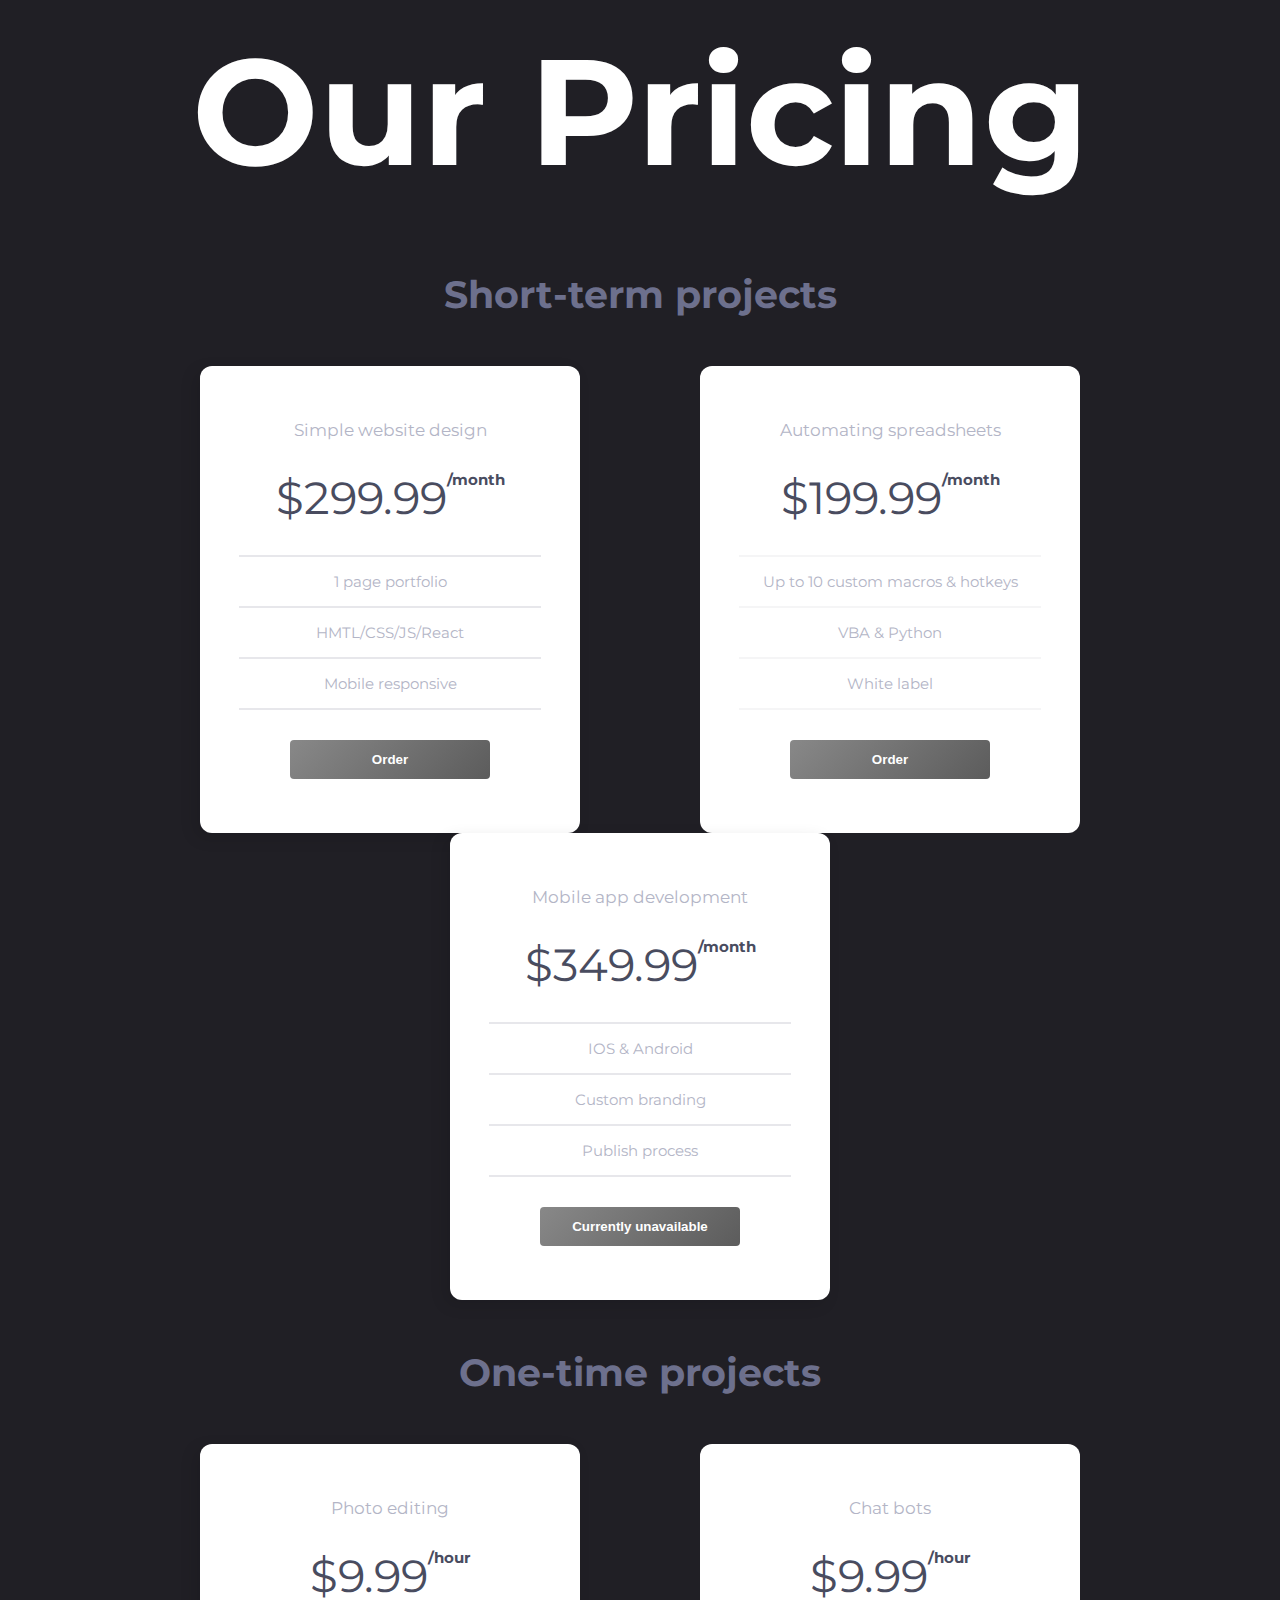
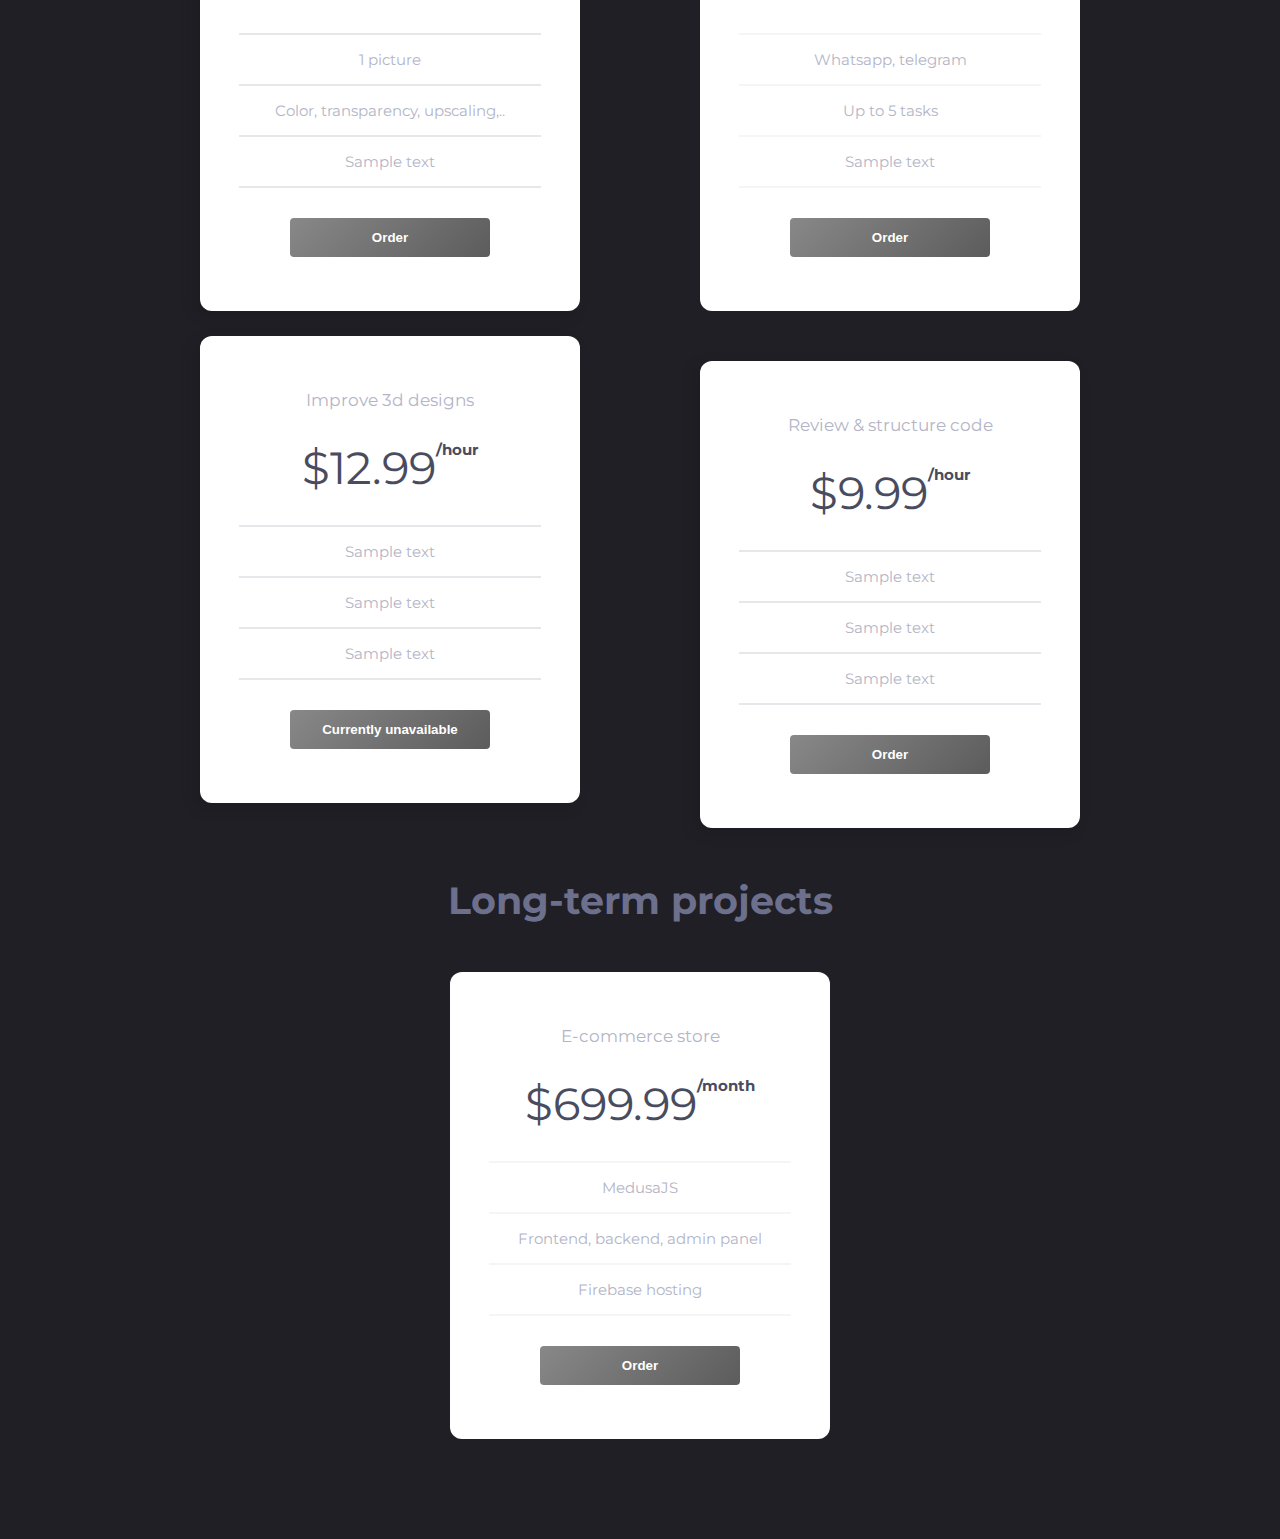
<file: pricing.html>
<!DOCTYPE html>
<html lang="en">

<head>
  <meta charset="UTF-8" />
  <meta http-equiv="X-UA-Compatible" content="IE=edge" />
  <meta name="viewport" content="width=device-width, initial-scale=1.0" />
  <title>Servibility - Pricings</title>
  <link rel="stylesheet" href="styles-pricing.css" />
  <link href="https://fonts.googleapis.com/css2?family=Montserrat:wght@700&display=swap" rel="stylesheet" />
</head>

<body>
  <header>

    <h1>Our Pricing</h1>
  </header>
  <h2>Short-term projects</h2>
  <div class="cards">
    <div class="card shadow">
      <ul>
        <li class="pack">Simple website design</li>
        <li id="basic" class="price bottom-bar">&dollar;299.99<h3>/month</h3>
        </li>
        <li class="bottom-bar">1 page portfolio</li>
        <li class="bottom-bar">HMTL/CSS/JS/React</li>
        <li class="bottom-bar">Mobile responsive</li>
        <li><button class="btn">Order</button></li>
      </ul>
    </div>
    <div class="card active">
      <ul>
        <li class="pack">Automating spreadsheets</li>
        <li id="professional" class="price bottom-bar">&dollar;199.99<h3>/month</h3>
        </li>
        <li class="bottom-bar">Up to 10 custom macros & hotkeys</li>
        <li class="bottom-bar">VBA & Python</li>
        <li class="bottom-bar">White label</li>
        <li><button class="btn active-btn">Order</button></li>
      </ul>
    </div>
    <div class="card shadow">
      <ul>
        <li class="pack">Mobile app development</li>
        <li id="master" class="price bottom-bar">&dollar;349.99<h3>/month</h3>
        </li>
        <li class="bottom-bar">IOS & Android</li>
        <li class="bottom-bar">Custom branding</li>
        <li class="bottom-bar">Publish process</li>
        <li><button class="btn">Currently unavailable</button></li>
      </ul>
    </div>
  </div>

  <h2>One-time projects</h2>
  <div class="cards">
    <div class="card shadow">
      <ul>
        <li class="pack">Photo editing</li>
        <li id="basic" class="price bottom-bar">&dollar;9.99<h3>/hour</h3>
        </li>
        <li class="bottom-bar">1 picture</li>
        <li class="bottom-bar">Color, transparency, upscaling,..</li>
        <li class="bottom-bar">Sample text</li>
        <li><button class="btn">Order</button></li>
      </ul>
    </div>
    <div class="card active">
      <ul>
        <li class="pack">Chat bots</li>
        <li id="professional" class="price bottom-bar">&dollar;9.99<h3>/hour</h3>
        </li>
        <li class="bottom-bar">Whatsapp, telegram</li>
        <li class="bottom-bar">Up to 5 tasks</li>
        <li class="bottom-bar">Sample text</li>
        <li><button class="btn active-btn">Order</button></li>
      </ul>
    </div>
    <div class="card shadow">
      <ul>
        <li class="pack">Improve 3d designs</li>
        <li id="master" class="price bottom-bar">&dollar;12.99<h3>/hour</h3>
        </li>
        <li class="bottom-bar">Sample text</li>
        <li class="bottom-bar">Sample text</li>
        <li class="bottom-bar">Sample text</li>
        <li><button class="btn">Currently unavailable</button></li>
      </ul>
    </div>
    <div class="card shadow" style="margin-top: 50px;">
      <ul>
        <li class="pack">Review & structure code</li>
        <li id="master" class="price bottom-bar">&dollar;9.99<h3>/hour</h3>
        </li>
        <li class="bottom-bar">Sample text</li>
        <li class="bottom-bar">Sample text</li>
        <li class="bottom-bar">Sample text</li>
        <li><button class="btn">Order</button></li>
      </ul>
    </div>
  </div>

  <h2>Long-term projects</h2>
  <div class="cards">
    <!-- <div class="card shadow">
      <ul>
        <li class="pack">Service</li>
        <li id="basic" class="price bottom-bar">&dollar;199.99<h3>/month</h3>
        </li>
        <li class="bottom-bar">Sample text</li>
        <li class="bottom-bar">Sample text</li>
        <li class="bottom-bar">Sample text</li>
        <li><button class="btn">Order</button></li>
      </ul>
    </div> -->
    <div class="card active" style="margin-bottom: 100px;">
      <ul>
        <li class="pack">E-commerce store</li>
        <li id="professional" class="price bottom-bar">&dollar;699.99<h3>/month</h3>
        </li>
        <li class="bottom-bar">MedusaJS</li>
        <li class="bottom-bar">Frontend, backend, admin panel</li>
        <li class="bottom-bar">Firebase hosting</li>
        <li><button class="btn active-btn">Order</button></li>
      </ul>
    </div>
    <!-- <div class="card shadow">
      <ul>
        <li class="pack">Service</li>
        <li id="master" class="price bottom-bar">&dollar;199.99<h3>/month</h3>
        </li>
        <li class="bottom-bar">Sample text</li>
        <li class="bottom-bar">Sample text</li>
        <li class="bottom-bar">Sample text</li>
        <li><button class="btn">Order</button></li>
      </ul>
    </div> -->
  </div>
</body>

</html>
</file>
<file: styles-pricing.css>
* {
  box-sizing: border-box;
  margin: 0;
  padding: 0;
}

html {
  font-size: 15px;
}

body {
  background: #201f25;
  font-family: 'Montserrat', sans-serif;
  display: flex;
  flex-direction: column;
  align-items: center;
  overflow-x: hidden;
}

header {
  color: white;

  margin: 1.3rem 0;
  font-size: 5rem;
  display: flex;
  flex-direction: column;
  justify-content: center;
  align-items: center;
}


.cards {
  display: flex;
  justify-content: center;
  align-items: center;
  flex-wrap: wrap;

}

.card {
  background: #fff;
  color: hsl(234, 14%, 74%);
  border-radius: 0.8rem;
  margin-left: 4rem;
  margin-right: 4rem;
  transition: transform 0.3s ease;
  width: 380px;
}

.card:hover {
  transform: scale(1.1);

}

.card:hover .btn {
  background: linear-gradient(135deg, rgb(60, 223, 255) 0%, rgb(16, 102, 120) 100%);
}

.card:hover .active-btn {
  background: linear-gradient(135deg, rgb(136, 136, 136) 0%, rgb(92, 92, 92) 100%);
}



.cards.card.active {
  color: hsl(234, 14%, 74%);
  display: flex;
  align-items: center;
  transition: transform 0.3s ease;
}




.cards .card.active:hover {
  background: linear-gradient(135deg, rgb(60, 223, 255) 0%, rgb(16, 102, 120) 100%);
  color: white;
  display: flex;
  align-items: center;
  justify-content: center;
  transform: scale(1.1);
}


ul {
  margin: 2.6rem;
  display: flex;
  flex-direction: column;
  align-items: center;
  justify-content: space-around;
}

ul li {
  list-style-type: none;
  display: flex;
  justify-content: center;
  width: 100%;
  padding: 1rem 0;
}

ul li.price {
  font-size: 3rem;
  color: hsl(232, 13%, 33%);
  padding-bottom: 2rem;
}

.shadow {
  box-shadow: -5px 5px 15px 1px rgba(0, 0, 0, 0.1);
}

.card.active .price {
  color: hsl(232, 13%, 33%);


}

.btn {
  margin-top: 1rem;
  height: 2.6rem;
  width: 13.3rem;
  display: flex;
  justify-content: center;
  align-items: center;
  border-radius: 4px;
  background: linear-gradient(135deg, rgb(136, 136, 136) 0%, rgb(92, 92, 92) 100%);
  color: #fff;
  outline: none;
  border: 0;
  font-weight: bold;
}

.active-btn {
  background: linear-gradient(135deg, rgb(136, 136, 136) 0%, rgb(92, 92, 92) 100%);
  color: #fff;


}

.tag {
  height: 2.6rem;
  width: 13.3rem;
  display: flex;
  justify-content: center;
  align-items: center;
  border-radius: 4px;
  background: linear-gradient(135deg, rgb(136, 136, 136) 0%, rgb(0, 0, 0) 100%);
  color: #fff;
  outline: none;
  border: 0;
  font-weight: bold;
}

.bottom-bar {
  border-bottom: 2px solid hsla(240, 8%, 85%, 0.582);
}

.card.active .bottom-bar {
  border-bottom: 2px solid hsla(240, 8%, 85%, 0.253);
}

.pack {
  font-size: 1.1rem;
}

h2 {
  color: hsl(233, 13%, 49%);
  margin: 3.3rem 0;
  font-size: 2.5rem;
  display: flex;
  flex-direction: column;
  justify-content: center;
  align-items: center;
}

h3 {
  font-size: 1rem;
}

@media (max-width: 280px) {
  ul {
    margin: 1rem;
  }

  h1 {
    font-size: 1.2rem;
  }

  h3 {
    font-size: 1rem;
  }

  .toggle {
    display: flex;
    flex-direction: column;
    justify-content: space-around;
    align-items: center;
    height: 80px;
  }

  .cards {
    margin: 0;
    display: flex;
    flex-direction: column;
  }

  .card {
    transform: scale(0.8);
    margin-bottom: 1rem;
  }

  .cards .card.active {
    transform: scale(0.8);
  }
}

@media (min-width: 280px) and (max-width: 320px) {
  ul {
    margin: 20px;
  }

  .cards {
    display: flex;
    flex-direction: column;
  }

  .card {
    margin-bottom: 1rem;
  }

  .cards .card.active {
    transform: scale(1);
  }
}

@media (min-width: 320px) and (max-width: 414px) {
  .cards {
    display: flex;
    flex-direction: column;
  }

  .card {
    margin-bottom: 1rem;
  }

  .cards .card.active {
    transform: scale(1);
  }
}

@media (min-width: 414px) and (max-width: 768px) {
  .card {
    margin-bottom: 1rem;
    margin-right: 1rem;
  }

  .cards .card.active {
    transform: scale(1);
  }
}

@media (min-width: 768px) and (max-width: 1046px) {
  .cards {
    display: flex;
  }

  .card {
    margin-bottom: 1rem;
    margin-right: 1rem;
  }

  .cards .card.active {
    transform: scale(1);
  }
}
</file>
